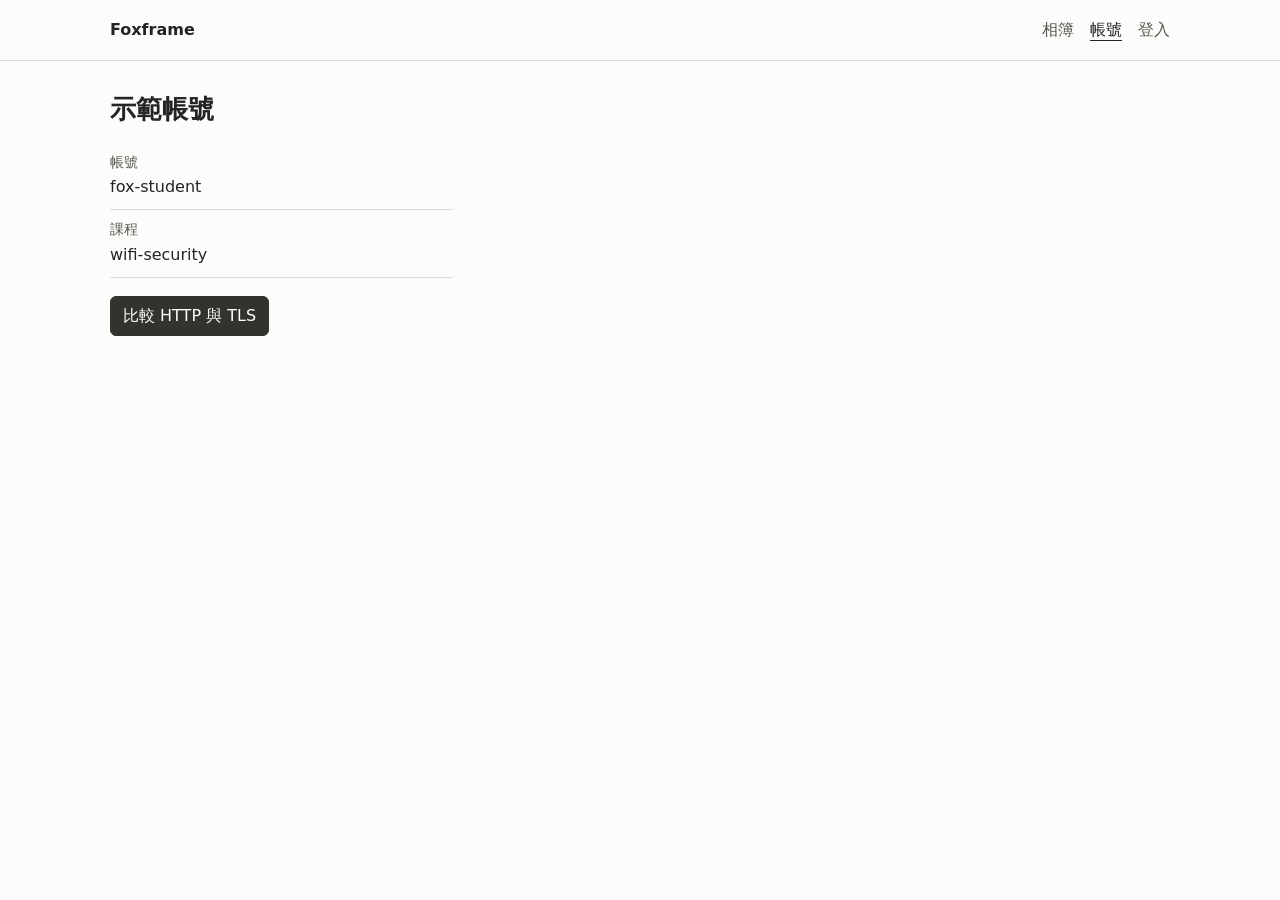
<file: static/index.html>
<!doctype html>
<html lang="zh-Hant">
	<head>
		<meta charset="utf-8" />
		<meta name="viewport" content="width=device-width, initial-scale=1" />
		<title>帳號 · Foxframe</title>
		<link rel="stylesheet" href="lab.css" />
		<script src="lab.js" defer></script>
	</head>
	<body>
		<header>
			<nav class="wrap" aria-label="網站導覽">
				<a class="wordmark" href="gallery.html">Foxframe</a>
				<a href="gallery.html">相簿</a>
				<a aria-current="page" href="index.html">帳號</a>
				<a href="login.html">登入</a>
			</nav>
		</header>
		<main class="wrap account">
			<section aria-labelledby="account-title">
				<h1 id="account-title">示範帳號</h1>
				<dl>
					<div>
						<dt>帳號</dt>
						<dd>fox-student</dd>
					</div>
					<div>
						<dt>課程</dt>
						<dd>wifi-security</dd>
					</div>
				</dl>
				<button id="compare" type="button" aria-controls="results" aria-expanded="false">比較 HTTP 與 TLS</button>
				<p id="status" role="status"></p>
			</section>
			<section id="results" aria-labelledby="results-title" hidden>
				<h2 id="results-title">傳輸內容</h2>
				<h3>
					HTTP
					<span id="http-state"></span>
				</h3>
				<pre id="plain"></pre>
				<h3>
					TLS
					<span id="tls-state"></span>
				</h3>
				<pre id="encrypted"></pre>
				<p id="verification"></p>
			</section>
		</main>
	</body>
</html>
</file>
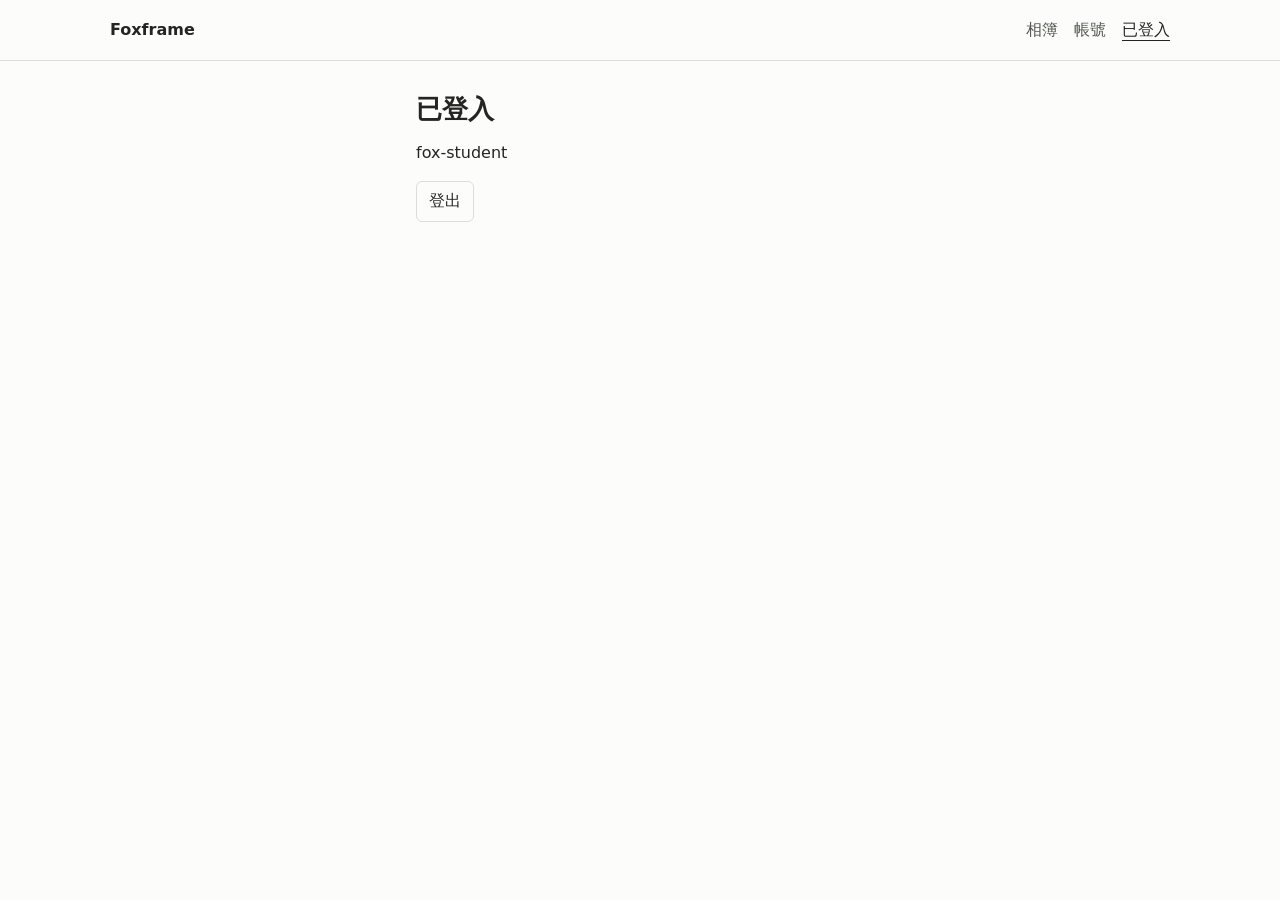
<file: static/account.html>
<!doctype html>
<html lang="zh-Hant">
	<head>
		<meta charset="utf-8" />
		<meta name="viewport" content="width=device-width, initial-scale=1" />
		<title>已登入 · Foxframe</title>
		<link rel="stylesheet" href="lab.css" />
	</head>
	<body>
		<header>
			<nav class="wrap" aria-label="網站導覽">
				<a class="wordmark" href="gallery.html">Foxframe</a>
				<a href="gallery.html">相簿</a>
				<a href="index.html">帳號</a>
				<a aria-current="page" href="account.html">已登入</a>
			</nav>
		</header>
		<main class="wrap signin">
			<h1>已登入</h1>
			<p>fox-student</p>
			<form method="post" action="/logout">
				<button class="secondary" type="submit">登出</button>
			</form>
		</main>
	</body>
</html>
</file>
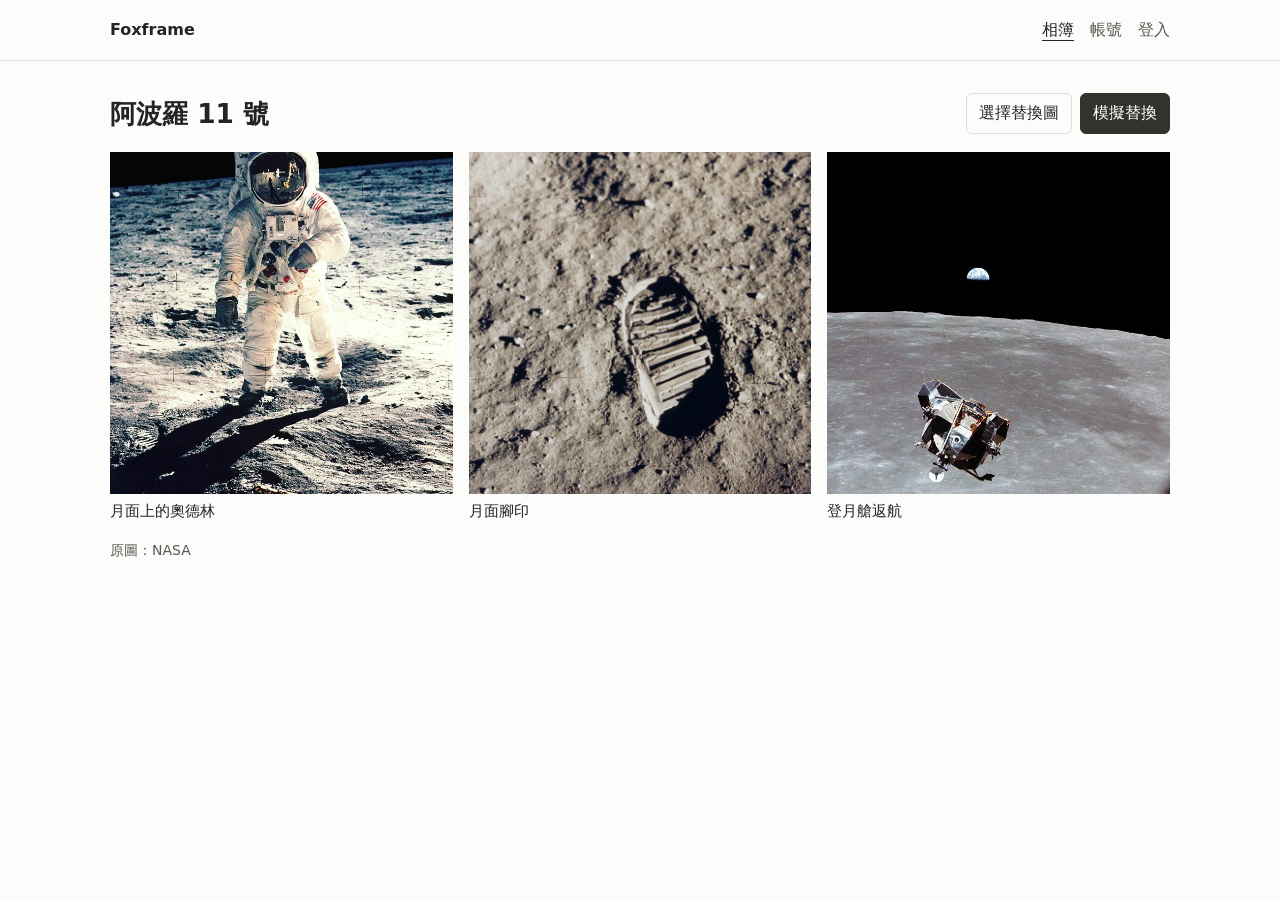
<file: static/gallery.html>
<!doctype html>
<html lang="zh-Hant">
	<head>
		<meta charset="utf-8" />
		<meta name="viewport" content="width=device-width, initial-scale=1" />
		<title>相簿 · Foxframe</title>
		<link rel="stylesheet" href="lab.css" />
		<script src="lab.js" defer></script>
	</head>
	<body>
		<header>
			<nav class="wrap" aria-label="網站導覽">
				<a class="wordmark" href="gallery.html">Foxframe</a>
				<a aria-current="page" href="gallery.html">相簿</a>
				<a href="index.html">帳號</a>
				<a href="login.html">登入</a>
			</nav>
		</header>
		<main class="wrap">
			<div class="toolbar">
				<h1>阿波羅 11 號</h1>
				<div class="actions">
					<button type="button" id="pick" class="secondary">選擇替換圖</button>
					<input id="replacement" type="file" accept="image/png,image/jpeg,image/webp" hidden />
					<button type="button" id="toggle" aria-controls="gallery">模擬替換</button>
				</div>
			</div>
			<p id="status" role="status"></p>
			<div class="gallery" id="gallery">
				<figure>
					<img src="images/one.jpg" alt="奧德林穿著太空衣站在月球表面" />
					<figcaption>月面上的奧德林</figcaption>
				</figure>
				<figure>
					<img src="images/two.jpg" alt="月球土壤上的太空靴鞋印" />
					<figcaption>月面腳印</figcaption>
				</figure>
				<figure>
					<img src="images/three.jpg" alt="登月艙飛離月球表面，地球出現在遠處" />
					<figcaption>登月艙返航</figcaption>
				</figure>
			</div>
			<p class="credit">原圖：NASA</p>
		</main>
	</body>
</html>
</file>
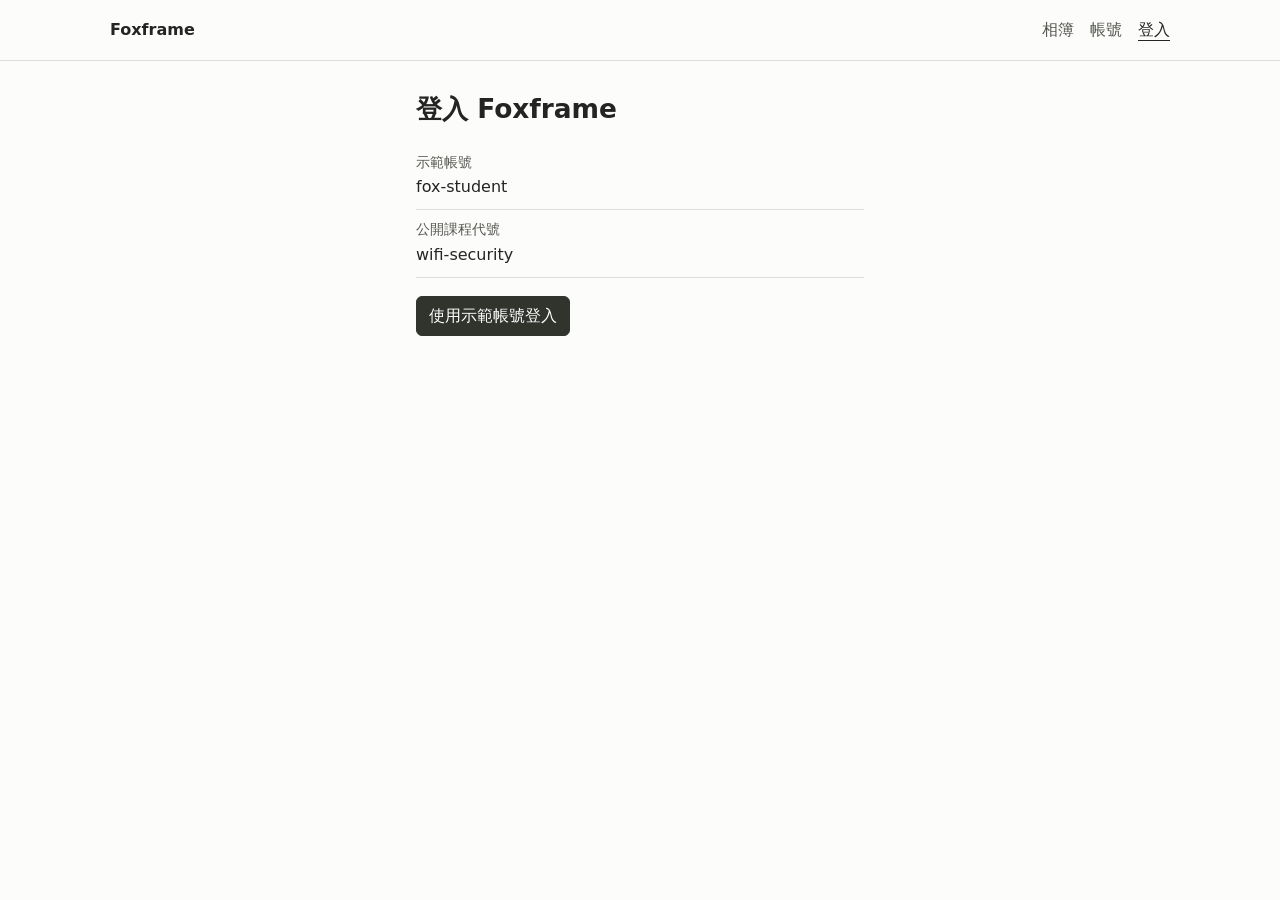
<file: static/login.html>
<!doctype html>
<html lang="zh-Hant">
	<head>
		<meta charset="utf-8" />
		<meta name="viewport" content="width=device-width, initial-scale=1" />
		<title>登入 · Foxframe</title>
		<link rel="stylesheet" href="lab.css" />
	</head>
	<body>
		<header>
			<nav class="wrap" aria-label="網站導覽">
				<a class="wordmark" href="gallery.html">Foxframe</a>
				<a href="gallery.html">相簿</a>
				<a href="index.html">帳號</a>
				<a aria-current="page" href="login.html">登入</a>
			</nav>
		</header>
		<main class="wrap signin">
			<h1>登入 Foxframe</h1>
			<dl>
				<div>
					<dt>示範帳號</dt>
					<dd>fox-student</dd>
				</div>
				<div>
					<dt>公開課程代號</dt>
					<dd>wifi-security</dd>
				</div>
			</dl>
			<form method="post" action="/login">
				<input type="hidden" name="alias" value="fox-student" />
				<input type="hidden" name="lesson" value="wifi-security" />
				<button type="submit">使用示範帳號登入</button>
			</form>
		</main>
	</body>
</html>
</file>
<file: static/lab.css>
:root {
	color-scheme: light;
	font:
		16px/1.55 system-ui,
		sans-serif;
	color: #242522;
	background: #fcfcfa;
	--muted: #565953;
	--line: #dddeda;
}
* {
	box-sizing: border-box;
}
body {
	margin: 0;
}
.wrap {
	width: min(1060px, 100% - 40px);
	margin-inline: auto;
}
header {
	border-bottom: 1px solid var(--line);
}
nav,
.toolbar,
.actions {
	display: flex;
	align-items: center;
	gap: 16px;
}
nav {
	min-height: 60px;
}
nav a {
	color: var(--muted);
	text-decoration: none;
}
nav a:hover,
nav [aria-current] {
	color: inherit;
	text-decoration: underline;
	text-underline-offset: 5px;
}
nav .wordmark {
	margin-right: auto;
	font-weight: 700;
	color: inherit;
}
main {
	padding-block: 32px;
}
h1,
h2,
h3 {
	margin: 0;
	line-height: 1.2;
}
h1 {
	font-size: 1.65rem;
}
h2 {
	font-size: 1.2rem;
}
h3 {
	margin-block: 16px 6px;
	font-size: 1rem;
}
h3 span,
.credit,
#verification,
#status {
	color: var(--muted);
	font-size: 0.875rem;
	font-weight: 400;
}
button {
	border: 1px solid #30342d;
	border-radius: 6px;
	padding: 7px 12px;
	color: white;
	background: #30342d;
	font: inherit;
	cursor: pointer;
}
button:disabled {
	opacity: 0.65;
	cursor: wait;
}
button:hover:not(:disabled) {
	filter: brightness(0.9);
}
button.secondary {
	color: inherit;
	background: #fcfcfa;
	border-color: var(--line);
}
.toolbar {
	justify-content: space-between;
	flex-wrap: wrap;
	margin-bottom: 18px;
}
.actions {
	gap: 8px;
	flex-wrap: wrap;
}
.gallery {
	display: grid;
	grid-template-columns: repeat(3, minmax(0, 1fr));
	gap: 16px;
}
figure {
	margin: 0;
}
figure img {
	display: block;
	width: 100%;
	aspect-ratio: 1;
	object-fit: cover;
	background: #eeefeb;
}
.gallery[data-replaced] img {
	object-fit: contain;
}
figcaption {
	margin-top: 6px;
	font-size: 0.94rem;
}
.credit {
	margin: 16px 0 0;
}
.account {
	display: grid;
	grid-template-columns: minmax(0, 1fr) minmax(0, 2fr);
	gap: 32px;
}
.signin {
	max-width: 28rem;
}
dl {
	margin-block: 18px;
}
dl div {
	padding: 9px 0;
	border-bottom: 1px solid var(--line);
}
dt {
	color: var(--muted);
	font-size: 0.875rem;
}
dd {
	margin: 2px 0 0;
}
pre {
	margin: 0;
	padding: 10px 12px;
	border: 1px solid var(--line);
	border-radius: 6px;
	background: #f1f2ee;
	white-space: pre-wrap;
	overflow-wrap: anywhere;
	font:
		0.82rem/1.5 ui-monospace,
		monospace;
}
#status:empty {
	margin: 0;
}
@media (max-width: 650px) {
	main {
		padding-block: 24px;
	}
	.account {
		grid-template-columns: 1fr;
	}
	.gallery {
		gap: 8px;
	}
	figcaption {
		font-size: 0.8rem;
	}
}
</file>
